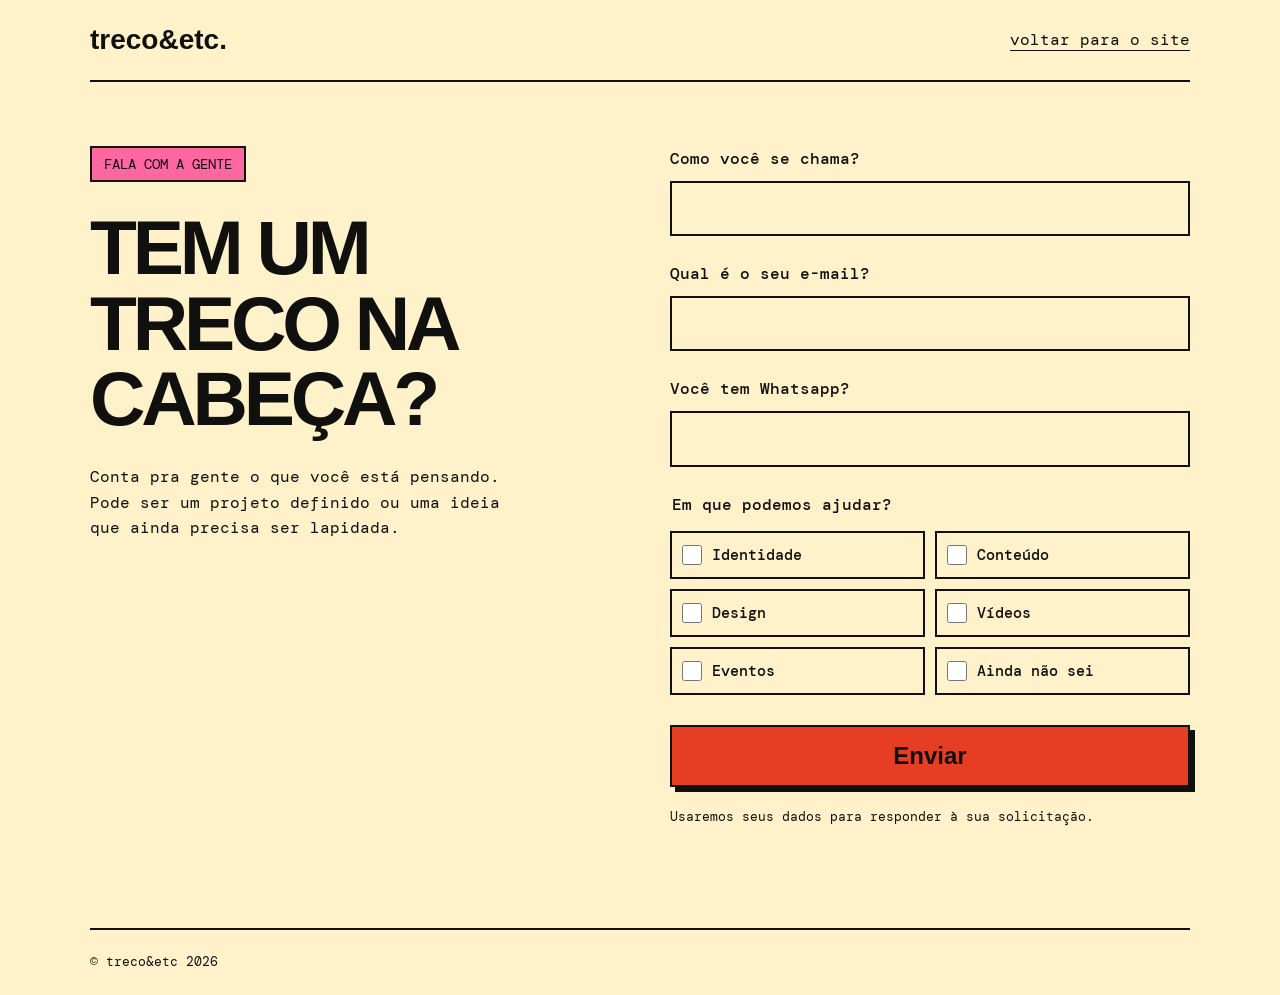
<file: contato.html>
<!doctype html>
<html lang="pt-BR">
<head>
<meta charset="utf-8">
<meta name="viewport" content="width=device-width,initial-scale=1">
<title>Fala com a gente — Treco&etc.</title>
<meta name="description" content="Conta pra Treco o que você está pensando. Vamos conversar sobre seu próximo projeto.">
<link href="https://fonts.googleapis.com/css2?family=DM+Mono:wght@400;500&display=swap" rel="stylesheet">
<style>
:root{--cream:#FFF1C9;--ink:#10100E;--orange:#E53E24;--pink:#FF67A0}*{box-sizing:border-box}body{margin:0;background:var(--cream);color:var(--ink);font:16px/1.6 'DM Mono',monospace}a{color:inherit;text-underline-offset:5px}header,main,footer{width:min(1100px,calc(100% - 40px));margin:auto}header{display:flex;justify-content:space-between;align-items:center;gap:20px;flex-wrap:wrap;padding:24px 0;border-bottom:2px solid}.brand{font:900 28px Helvetica,Arial,sans-serif;text-decoration:none}main{padding:64px 0 80px;display:grid;grid-template-columns:1fr 1fr;gap:60px}h1{font:900 clamp(44px,6vw,82px)/.98 Helvetica,Arial,sans-serif;letter-spacing:-.055em;margin:0 0 28px;overflow-wrap:break-word}.intro p{max-width:440px;margin:0}.tag{display:inline-block;background:var(--pink);border:2px solid;padding:5px 12px;margin-bottom:28px;font-size:14px}form{min-width:0}.field{margin-bottom:25px}label,legend{font-weight:500}label{display:block;margin-bottom:9px}input[type=text],input[type=email],input[type=tel]{display:block;width:100%;min-width:0;border:2px solid var(--ink);border-radius:0;background:transparent;color:var(--ink);padding:13px;font:inherit;min-height:52px}fieldset{min-width:0;padding:0;border:0;margin:0 0 30px}legend{margin-bottom:14px}.choices{display:grid;grid-template-columns:1fr 1fr;gap:10px}.choice{display:flex;align-items:center;gap:10px;min-height:48px;border:2px solid var(--ink);padding:10px;margin:0;cursor:pointer;font-size:15px}.choice:has(input:checked){background:var(--pink)}input[type=checkbox]{width:20px;height:20px;flex-shrink:0;accent-color:var(--ink);margin:0}button{width:100%;border:2px solid var(--ink);border-radius:0;background:var(--orange);color:var(--ink);padding:15px 20px;font:900 24px Helvetica,Arial,sans-serif;cursor:pointer;box-shadow:5px 5px 0 var(--ink)}button:hover{background:var(--pink)}button:disabled{opacity:.65;cursor:wait}a:focus-visible,input:focus-visible,button:focus-visible{outline:3px solid var(--ink);outline-offset:4px}.choice:focus-within{outline:3px solid var(--ink);outline-offset:3px}.privacy{font-size:13px;margin-top:20px}.status{margin:20px 0 0}.status.error{border-left:4px solid var(--orange);padding-left:12px}.success{border:2px solid;padding:28px;background:var(--pink);box-shadow:6px 6px 0}.success h2{font:900 clamp(28px,4vw,44px)/1.1 Helvetica,Arial,sans-serif;margin:0}.trap{position:absolute;left:-9999px}footer{border-top:2px solid;padding:22px 0;font-size:13px}[hidden]{display:none!important}@media(max-width:760px){main{grid-template-columns:1fr;gap:36px;padding:40px 0 60px}h1{max-width:600px}.intro p{max-width:600px}}@media(max-width:360px){.choices{grid-template-columns:1fr}header,main,footer{width:calc(100% - 32px)}}
</style>
</head>
<body>
<header><a class="brand" href="index.html">treco&amp;etc.</a><a href="index.html">voltar para o site</a></header>
<main>
<section class="intro"><span class="tag">FALA COM A GENTE</span><h1>TEM UM TRECO NA CABEÇA?</h1><p>Conta pra gente o que você está pensando. Pode ser um projeto definido ou uma ideia que ainda precisa ser lapidada.</p></section>
<section aria-label="Formulário de contato">
<form id="contact-form" action="https://formsubmit.co/trecoetc@gmail.com" method="POST">
<input type="hidden" name="_subject" value="Novo contato pelo site da Treco&etc">
<input type="hidden" name="_template" value="table">
<div class="trap" aria-hidden="true"><label for="website">Deixe este campo vazio</label><input id="website" name="_honey" type="text" tabindex="-1" autocomplete="off"></div>
<div class="field"><label for="name">Como você se chama?</label><input id="name" name="name" type="text" autocomplete="name" maxlength="150" required></div>
<div class="field"><label for="email">Qual é o seu e-mail?</label><input id="email" name="email" type="email" autocomplete="email" maxlength="254" required></div>
<div class="field"><label for="phone">Você tem Whatsapp?</label><input id="phone" name="WhatsApp" type="tel" autocomplete="tel" maxlength="30"></div>
<fieldset><legend>Em que podemos ajudar?</legend><div class="choices">
<label class="choice"><input type="checkbox" name="services" value="Identidade">Identidade</label>
<label class="choice"><input type="checkbox" name="services" value="Conteúdo">Conteúdo</label>
<label class="choice"><input type="checkbox" name="services" value="Design">Design</label>
<label class="choice"><input type="checkbox" name="services" value="Vídeos">Vídeos</label>
<label class="choice"><input type="checkbox" name="services" value="Eventos">Eventos</label>
<label class="choice"><input type="checkbox" name="services" value="Ainda não sei">Ainda não sei</label>
</div></fieldset>
<button type="submit">Enviar</button>
<p class="privacy">Usaremos seus dados para responder à sua solicitação.</p>
<p id="form-status" class="status" role="status" aria-live="polite"></p>
<noscript><p>Ative o JavaScript para enviar o formulário e ver a confirmação nesta página.</p></noscript>
</form>
<div id="success" class="success" role="status" tabindex="-1" hidden><h2>Vamos entrar em contato com você!</h2></div>
</section>
</main>
<footer>© treco&amp;etc 2026</footer>
<script>
const form=document.querySelector('#contact-form');
const status=document.querySelector('#form-status');
const button=form.querySelector('button');
const choices=[...form.querySelectorAll('[name="services"]')];
choices.forEach(choice=>choice.addEventListener('change',()=>choices[0].setCustomValidity('')));
form.addEventListener('submit',async event=>{
 event.preventDefault();
 choices[0].setCustomValidity(choices.some(choice=>choice.checked)?'':'Selecione pelo menos uma opção.');
 if(!form.reportValidity())return;
 if(button.disabled)return;
 if(form.elements._honey.value)return;
 button.disabled=true;button.textContent='Enviando…';form.setAttribute('aria-busy','true');status.className='status';status.textContent='';
 const data=new FormData(form);
 const payload=Object.fromEntries(data.entries());
 delete payload.services;payload['Em que podemos ajudar?']=data.getAll('services').join(', ');
 const controller=new AbortController();const timeout=setTimeout(()=>controller.abort(),25000);
 try{
  const response=await fetch('https://formsubmit.co/ajax/trecoetc@gmail.com',{method:'POST',headers:{'Content-Type':'application/json',Accept:'application/json'},body:JSON.stringify(payload),signal:controller.signal});
  const result=await response.json();
  if(!response.ok||(result.success!==true&&result.success!=='true'))throw new Error('Envio não confirmado');
  form.hidden=true;const success=document.querySelector('#success');success.hidden=false;success.focus();
 }catch(error){status.className='status error';status.textContent='Não conseguimos confirmar o envio. Seus dados continuam aqui. Tente novamente.';}
 finally{clearTimeout(timeout);button.disabled=false;button.textContent='Enviar';form.removeAttribute('aria-busy');}
});
</script>
</body>
</html>
</file>
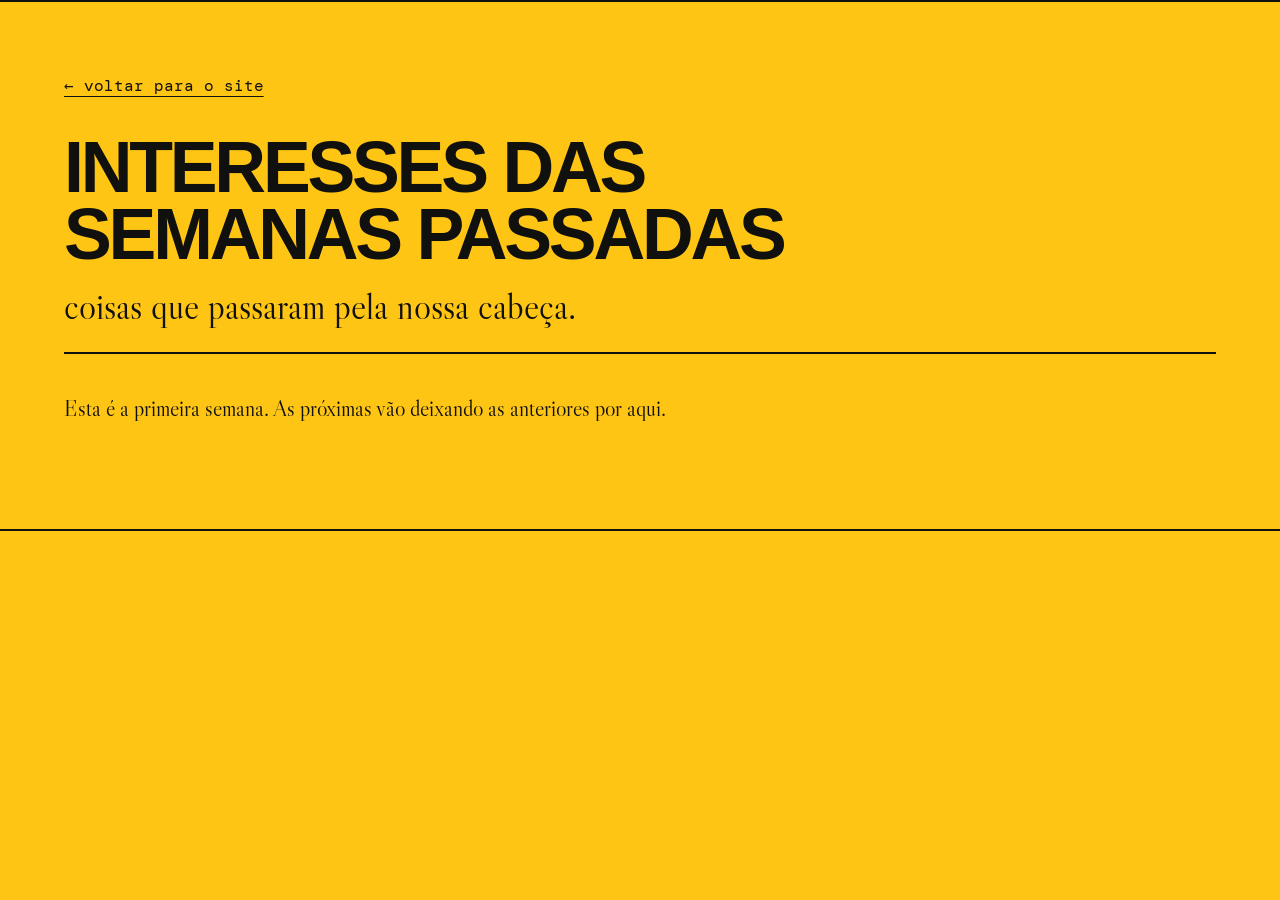
<file: interesses.html>
<!doctype html><html lang="pt-BR"><head><meta charset="utf-8"><meta name="viewport" content="width=device-width,initial-scale=1"><title>Interesses das semanas passadas — treco&etc</title><link href="https://fonts.googleapis.com/css2?family=DM+Mono&family=Libre+Caslon+Display&display=swap" rel="stylesheet"><style>:root{--cream:#fff1c9;--yellow:#ffc515;--red:#f04424;--ink:#10100e}*{box-sizing:border-box}body{margin:0;background:var(--yellow);color:var(--ink)}a{color:inherit}
.weekly{padding:64px 5%;background:var(--yellow);color:var(--ink);border-top:2px solid var(--ink);border-bottom:2px solid var(--ink)}
.weekly-header{display:flex;justify-content:space-between;gap:24px;align-items:flex-start;border-bottom:2px solid;padding-bottom:26px}
.weekly h2{font:900 clamp(36px,5.6vw,86px)/.94 "Helvetica", Arial, sans-serif;letter-spacing:-.045em;margin:0;max-width:850px}
.weekly-intro{font:clamp(24px,2.8vw,38px)/1.1 "Libre Caslon Display",serif;margin:18px 0 0;max-width:650px}
.weekly time,.weekly small{font:14px/1.5 "DM Mono",monospace;display:block}.weekly time{white-space:nowrap}
.weekly-grid{display:grid;grid-template-columns:1.15fr .85fr 1fr;gap:32px 36px;padding:32px 0;align-items:start}
.weekly-item{min-width:0;padding-top:14px;border-top:1px solid var(--ink)}
.weekly-item h3{font:clamp(28px,3vw,42px)/1.05 "Libre Caslon Display",serif;margin:10px 0 14px}
.weekly-item p{font:16px/1.55 "DM Mono",monospace;margin:0}
.weekly-item img{width:100%;height:auto;aspect-ratio:1;object-fit:cover;margin:0 0 18px;filter:grayscale(.15)}
.weekly-item:first-child{grid-row:span 2;border-top:0;padding:0}.weekly-item:nth-child(3){margin-top:42px}.weekly-item:nth-child(5){background:var(--red);padding:20px;border:0}.weekly-item:nth-child(6){grid-column:2 / 4;max-width:750px}

.weekly-archive{display:inline-block;font:16px/1.5 "DM Mono",monospace;text-underline-offset:5px;margin-top:8px}.weekly a:focus-visible{outline:3px solid var(--ink);outline-offset:6px}
.weekly-archive-list{display:grid;gap:30px;margin-top:44px}.weekly-edition{border-top:2px solid;padding-top:24px}.weekly-edition summary{cursor:pointer;font:26px/1.3 "Libre Caslon Display",serif}.weekly-empty{font:22px/1.4 "Libre Caslon Display",serif;max-width:650px;margin:40px 0}
@media(max-width:900px){.weekly-grid{grid-template-columns:1fr 1fr;gap:26px}.weekly-item:nth-child(6){grid-column:1 / -1}.weekly-item:nth-child(3){margin-top:0}}
@media(max-width:600px){.weekly{padding:40px 20px}.weekly-header{display:block}.weekly time{margin-top:20px}.weekly-grid{grid-template-columns:1fr;gap:28px}.weekly-item:first-child{grid-row:auto}.weekly-item:nth-child(6){grid-column:auto}.weekly-item img{max-width:400px}.weekly h2{font-size:clamp(32px,10vw,54px)}}
</style><style>
/* Interesses: blocos nominais */
.weekly-grid{grid-template-columns:repeat(3,minmax(0,1fr));gap:20px;align-items:stretch;padding:30px 0}
.weekly-item,.weekly-item:first-child,.weekly-item:nth-child(3),.weekly-item:nth-child(5),.weekly-item:nth-child(6){grid-column:auto;grid-row:auto;margin:0;max-width:none;background:var(--cream);border:2px solid var(--ink);padding:0;display:flex;flex-direction:column;min-width:0}
.weekly-category{font:900 clamp(23px,2.7vw,38px)/1.1 "Helvetica", Arial, sans-serif;text-transform:uppercase;letter-spacing:-.04em;margin:0;padding:18px 20px;border-bottom:2px solid var(--ink);background:var(--pink);overflow-wrap:anywhere}
.weekly-item:nth-child(2) .weekly-category,.weekly-item:nth-child(5) .weekly-category{background:var(--red)}
.weekly-item:nth-child(3) .weekly-category,.weekly-item:nth-child(6) .weekly-category{background:var(--cream)}
.weekly-content{padding:22px;flex:1}.weekly-item .weekly-title{font:30px/1.1 "Libre Caslon Display",serif;margin:0 0 16px}
.weekly-item p{font:15px/1.55 "DM Mono",monospace;margin:0}.weekly-item img{width:88px;height:88px;aspect-ratio:1;object-fit:cover;float:right;margin:0 0 14px 15px;filter:none}.weekly-item small{clear:both;font:12px/1.5 "DM Mono",monospace}.weekly-content:after{content:"";display:block;clear:both}
@media(max-width:900px){.weekly-grid{grid-template-columns:repeat(2,minmax(0,1fr))}.weekly-item:nth-child(6){grid-column:auto}}
@media(max-width:600px){.weekly-grid{grid-template-columns:1fr;gap:16px}.weekly-category{font-size:27px;padding:16px 18px}.weekly-content{padding:20px}.weekly-item .weekly-title{font-size:28px}}
</style>
<style>
/* Seis blocos, seis cores oficiais */
.weekly-item:nth-child(1){background:#F04424;color:#10100E}
.weekly-item:nth-child(2){background:#FFF1C9;color:#10100E}
.weekly-item:nth-child(3){background:#FFC515;color:#10100E}
.weekly-item:nth-child(4){background:#FF67A0;color:#10100E}
.weekly-item:nth-child(5){background:#064C37;color:#FFF1C9}
.weekly-item:nth-child(6){background:#10100E;color:#FFF1C9}
.weekly-item .weekly-category,.weekly-item:nth-child(n) .weekly-category{background:transparent;color:inherit;border-color:currentColor;font-family:"Helvetica", Arial, sans-serif;font-weight:900!important;font-weight:400}
.weekly h2{font-family:"Helvetica", Arial, sans-serif;font-weight:900!important;font-weight:400}
</style>
<style>
.weekly-item:nth-child(n) .weekly-category{font-size:clamp(21px,2.3vw,34px);line-height:1.1;height:98px;display:flex;align-items:center;margin:0;padding:18px 20px;flex-shrink:0}
@media(max-width:600px){.weekly-item:nth-child(n) .weekly-category{font-size:27px;height:80px;padding:16px 18px}}
</style>
<style>
a.weekly-item{color:inherit;text-decoration:none;transition:transform .15s ease,box-shadow .15s ease}a.weekly-item:hover{transform:translateY(-3px);box-shadow:0 5px 0 var(--ink)}a.weekly-item:focus-visible{outline:3px solid var(--ink);outline-offset:5px}@media(prefers-reduced-motion:reduce){a.weekly-item{transition:none}a.weekly-item:hover{transform:none}}
</style>
</head><body><main class="weekly"><a class="weekly-archive" href="index.html#interesses">← voltar para o site</a><header class="weekly-header" style="margin-top:36px"><div><h2>INTERESSES DAS<br>SEMANAS PASSADAS</h2><p class="weekly-intro">coisas que passaram pela nossa cabeça.</p></div></header><!-- CMS:INTERESTS:ARCHIVE:START --><p class="weekly-empty">Esta é a primeira semana. As próximas vão deixando as anteriores por aqui.</p><!-- CMS:INTERESTS:ARCHIVE:END --></main></body></html>
</file>
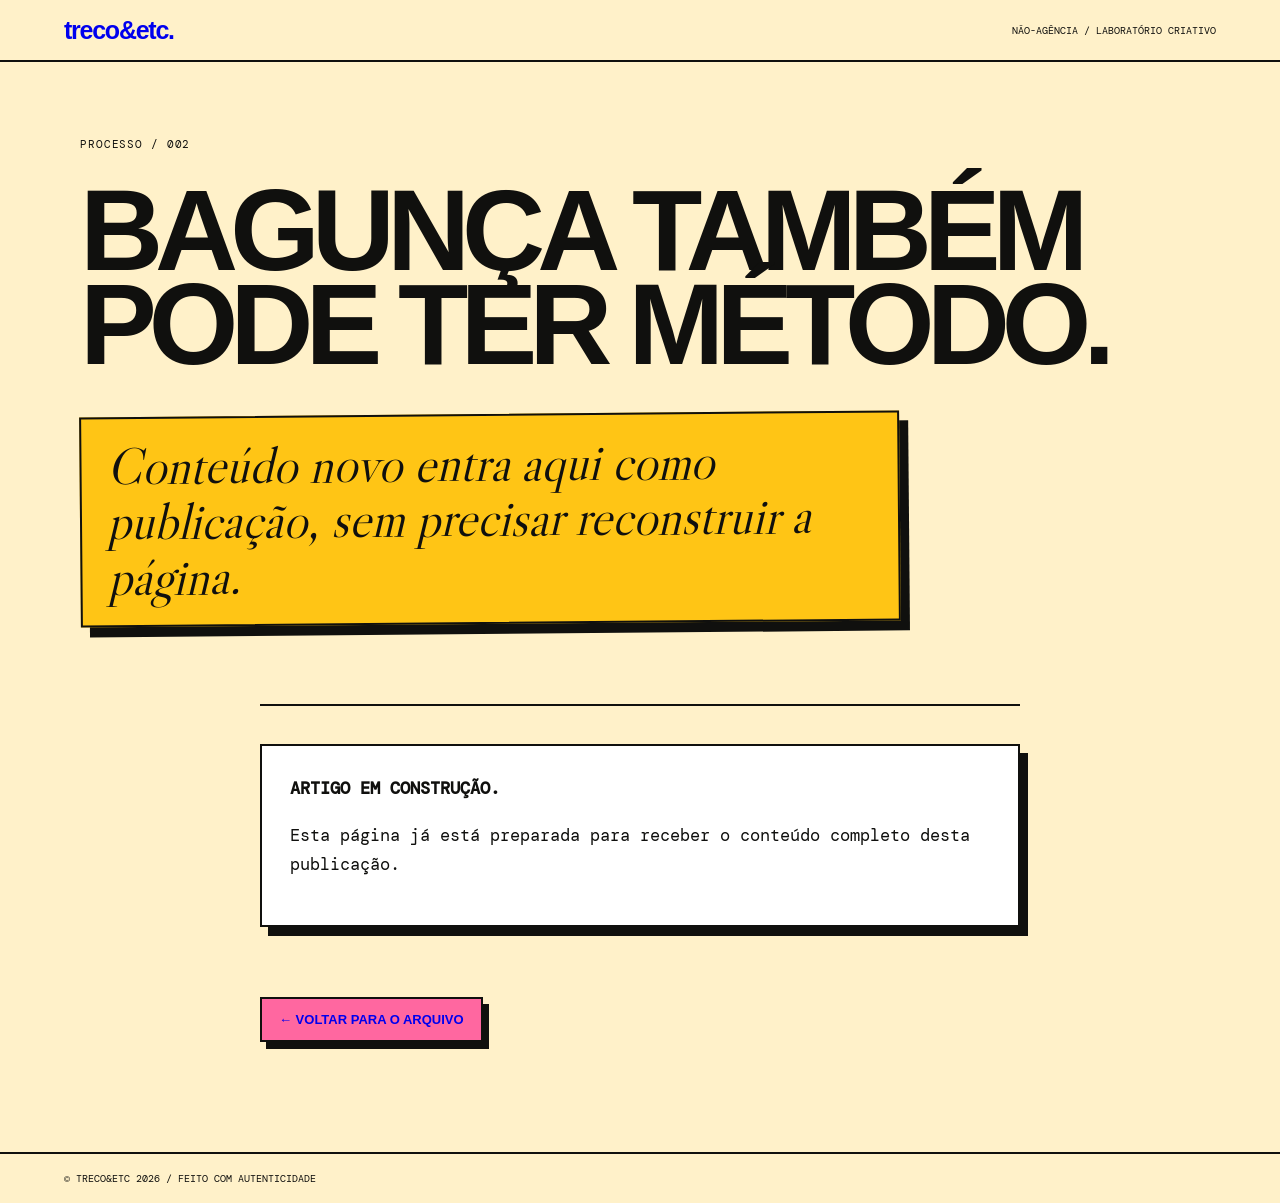
<file: treco-artigo-bagunca-tambem-pode-ter-metodo.html>
<!doctype html>
<html lang="pt-BR"><head><meta charset="utf-8"><meta name="viewport" content="width=device-width,initial-scale=1,viewport-fit=cover"><title>Bagunça também pode ter método. — Treco&etc.</title>
<link rel="preconnect" href="https://fonts.googleapis.com"><link rel="preconnect" href="https://fonts.gstatic.com" crossorigin><link href="https://fonts.googleapis.com/css2?family=DM+Mono:wght@300;400;500&family=Libre+Caslon+Display:ital@0;1&display=swap" rel="stylesheet">
<style>:root{--cream:#fff1c9;--red:#f04424;--yellow:#ffc515;--pink:#ff67a0;--green:#064c37;--ink:#10100e}*{box-sizing:border-box}html{background:var(--cream)}body{margin:0;color:var(--ink);background:var(--cream);font-family:"DM Mono",monospace}.nav{height:62px;border-bottom:2px solid var(--ink);display:flex;align-items:center;justify-content:space-between;padding:0 5vw;position:sticky;top:0;background:var(--cream);z-index:10}.brand{font:900 25px/1 "Helvetica", Arial, sans-serif;text-decoration:none;letter-spacing:-.05em}.nav span{font-size:10px;text-transform:uppercase}.article{padding:75px 5vw 110px}.article-head{max-width:1120px;margin:auto}.kicker{font-size:11px;text-transform:uppercase;letter-spacing:.08em}.article h1{font:900 clamp(58px,9vw,135px)/.82 "Helvetica", Arial, sans-serif;letter-spacing:-.07em;text-transform:uppercase;margin:32px 0 42px}.intro{max-width:820px;font:italic clamp(28px,4vw,55px)/1.08 "Libre Caslon Display";background:var(--yellow);border:2px solid var(--ink);box-shadow:9px 10px 0 var(--ink);padding:20px 25px;transform:rotate(-.5deg)}.article-body{max-width:760px;margin:80px auto 0;border-top:2px solid var(--ink);padding-top:38px;font-size:17px;line-height:1.75}.placeholder{background:white;border:2px solid var(--ink);padding:28px;box-shadow:8px 9px 0 var(--ink)}.back{display:inline-block;margin-top:70px;background:var(--pink);border:2px solid var(--ink);box-shadow:6px 7px 0 var(--ink);padding:13px 17px;font:900 13px "Helvetica", Arial, sans-serif;text-transform:uppercase;text-decoration:none}.footer{border-top:2px solid var(--ink);padding:18px 5vw;font-size:10px;text-transform:uppercase}@media(max-width:600px){.nav{height:56px;padding:0 18px}.nav span{display:none}.article{padding:55px 18px 80px}.article h1{font-size:15vw}.intro{font-size:31px}.article-body{margin-top:55px;font-size:16px}}</style></head>
<body><nav class="nav"><a class="brand" href="index.html">treco&etc.</a><span>não-agência / laboratório criativo</span></nav>
<main class="article"><header class="article-head"><div class="kicker">PROCESSO / 002</div><h1>Bagunça também pode ter método.</h1><div class="intro">Conteúdo novo entra aqui como publicação, sem precisar reconstruir a página.</div></header>
<article class="article-body"><div class="placeholder"><strong>ARTIGO EM CONSTRUÇÃO.</strong><p>Esta página já está preparada para receber o conteúdo completo desta publicação.</p></div><a class="back" href="index.html#arquivo">← voltar para o arquivo</a></article></main>
<footer class="footer">© treco&etc 2026 / feito com autenticidade</footer></body></html>
</file>
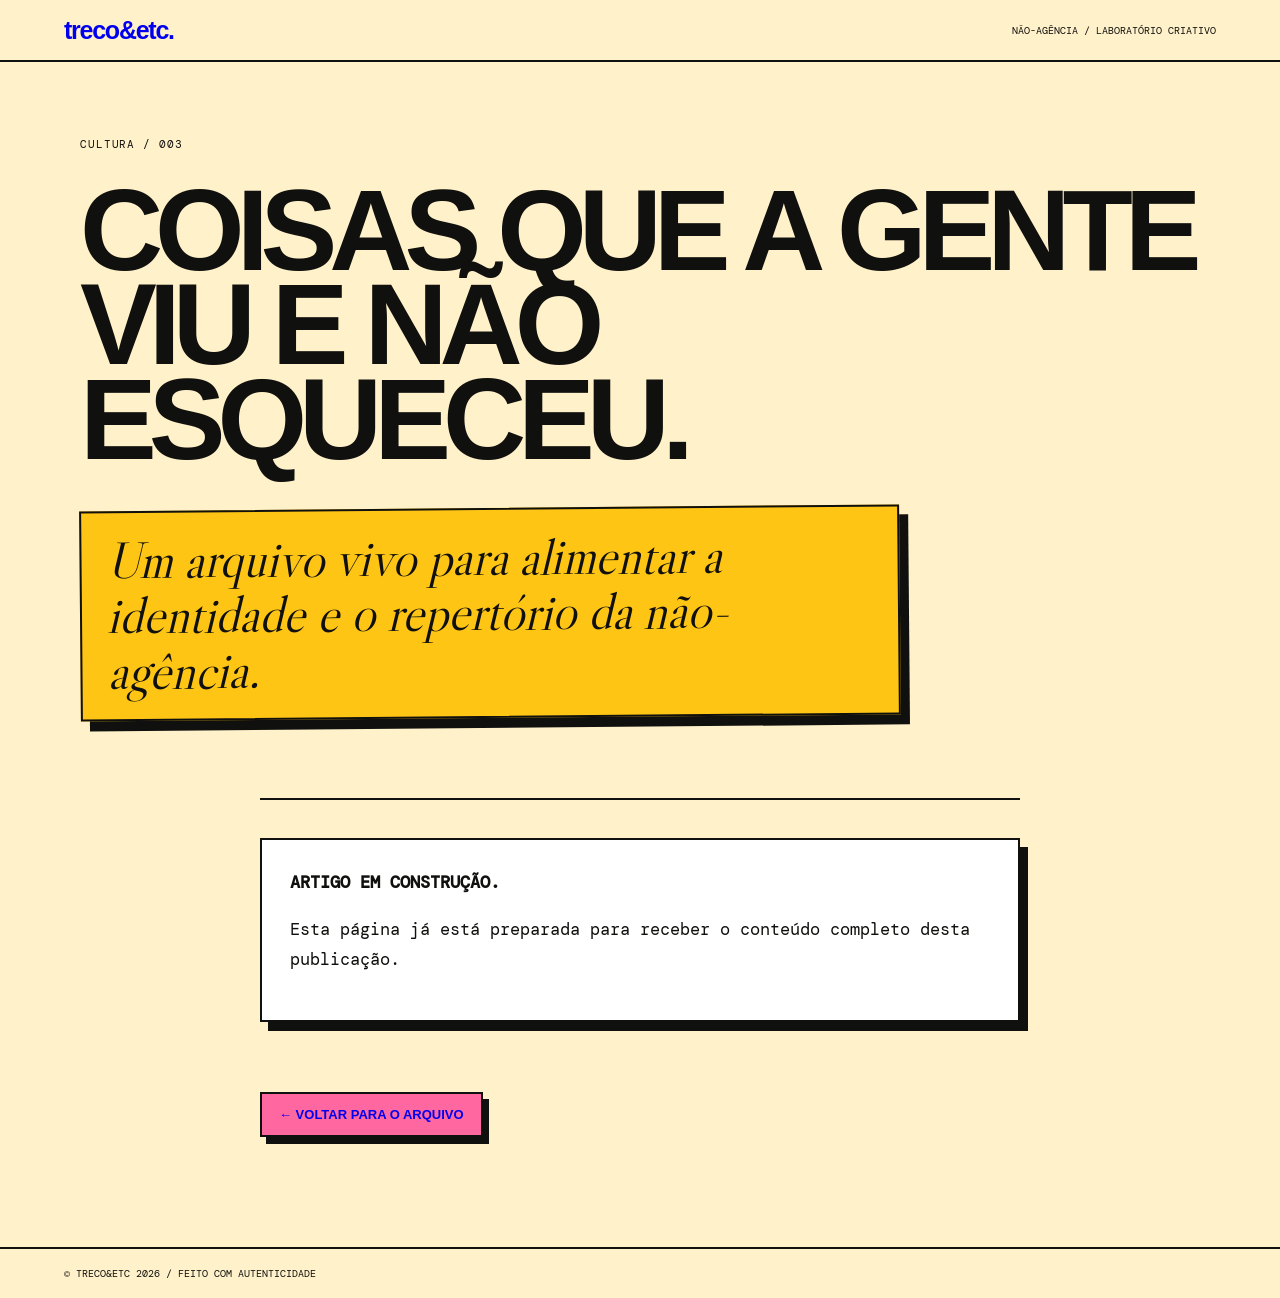
<file: treco-artigo-coisas-que-a-gente-viu.html>
<!doctype html>
<html lang="pt-BR"><head><meta charset="utf-8"><meta name="viewport" content="width=device-width,initial-scale=1,viewport-fit=cover"><title>Coisas que a gente viu e não esqueceu. — Treco&etc.</title>
<link rel="preconnect" href="https://fonts.googleapis.com"><link rel="preconnect" href="https://fonts.gstatic.com" crossorigin><link href="https://fonts.googleapis.com/css2?family=DM+Mono:wght@300;400;500&family=Libre+Caslon+Display:ital@0;1&display=swap" rel="stylesheet">
<style>:root{--cream:#fff1c9;--red:#f04424;--yellow:#ffc515;--pink:#ff67a0;--green:#064c37;--ink:#10100e}*{box-sizing:border-box}html{background:var(--cream)}body{margin:0;color:var(--ink);background:var(--cream);font-family:"DM Mono",monospace}.nav{height:62px;border-bottom:2px solid var(--ink);display:flex;align-items:center;justify-content:space-between;padding:0 5vw;position:sticky;top:0;background:var(--cream);z-index:10}.brand{font:900 25px/1 "Helvetica", Arial, sans-serif;text-decoration:none;letter-spacing:-.05em}.nav span{font-size:10px;text-transform:uppercase}.article{padding:75px 5vw 110px}.article-head{max-width:1120px;margin:auto}.kicker{font-size:11px;text-transform:uppercase;letter-spacing:.08em}.article h1{font:900 clamp(58px,9vw,135px)/.82 "Helvetica", Arial, sans-serif;letter-spacing:-.07em;text-transform:uppercase;margin:32px 0 42px}.intro{max-width:820px;font:italic clamp(28px,4vw,55px)/1.08 "Libre Caslon Display";background:var(--yellow);border:2px solid var(--ink);box-shadow:9px 10px 0 var(--ink);padding:20px 25px;transform:rotate(-.5deg)}.article-body{max-width:760px;margin:80px auto 0;border-top:2px solid var(--ink);padding-top:38px;font-size:17px;line-height:1.75}.placeholder{background:white;border:2px solid var(--ink);padding:28px;box-shadow:8px 9px 0 var(--ink)}.back{display:inline-block;margin-top:70px;background:var(--pink);border:2px solid var(--ink);box-shadow:6px 7px 0 var(--ink);padding:13px 17px;font:900 13px "Helvetica", Arial, sans-serif;text-transform:uppercase;text-decoration:none}.footer{border-top:2px solid var(--ink);padding:18px 5vw;font-size:10px;text-transform:uppercase}@media(max-width:600px){.nav{height:56px;padding:0 18px}.nav span{display:none}.article{padding:55px 18px 80px}.article h1{font-size:15vw}.intro{font-size:31px}.article-body{margin-top:55px;font-size:16px}}</style></head>
<body><nav class="nav"><a class="brand" href="index.html">treco&etc.</a><span>não-agência / laboratório criativo</span></nav>
<main class="article"><header class="article-head"><div class="kicker">CULTURA / 003</div><h1>Coisas que a gente viu e não esqueceu.</h1><div class="intro">Um arquivo vivo para alimentar a identidade e o repertório da não-agência.</div></header>
<article class="article-body"><div class="placeholder"><strong>ARTIGO EM CONSTRUÇÃO.</strong><p>Esta página já está preparada para receber o conteúdo completo desta publicação.</p></div><a class="back" href="index.html#arquivo">← voltar para o arquivo</a></article></main>
<footer class="footer">© treco&etc 2026 / feito com autenticidade</footer></body></html>
</file>
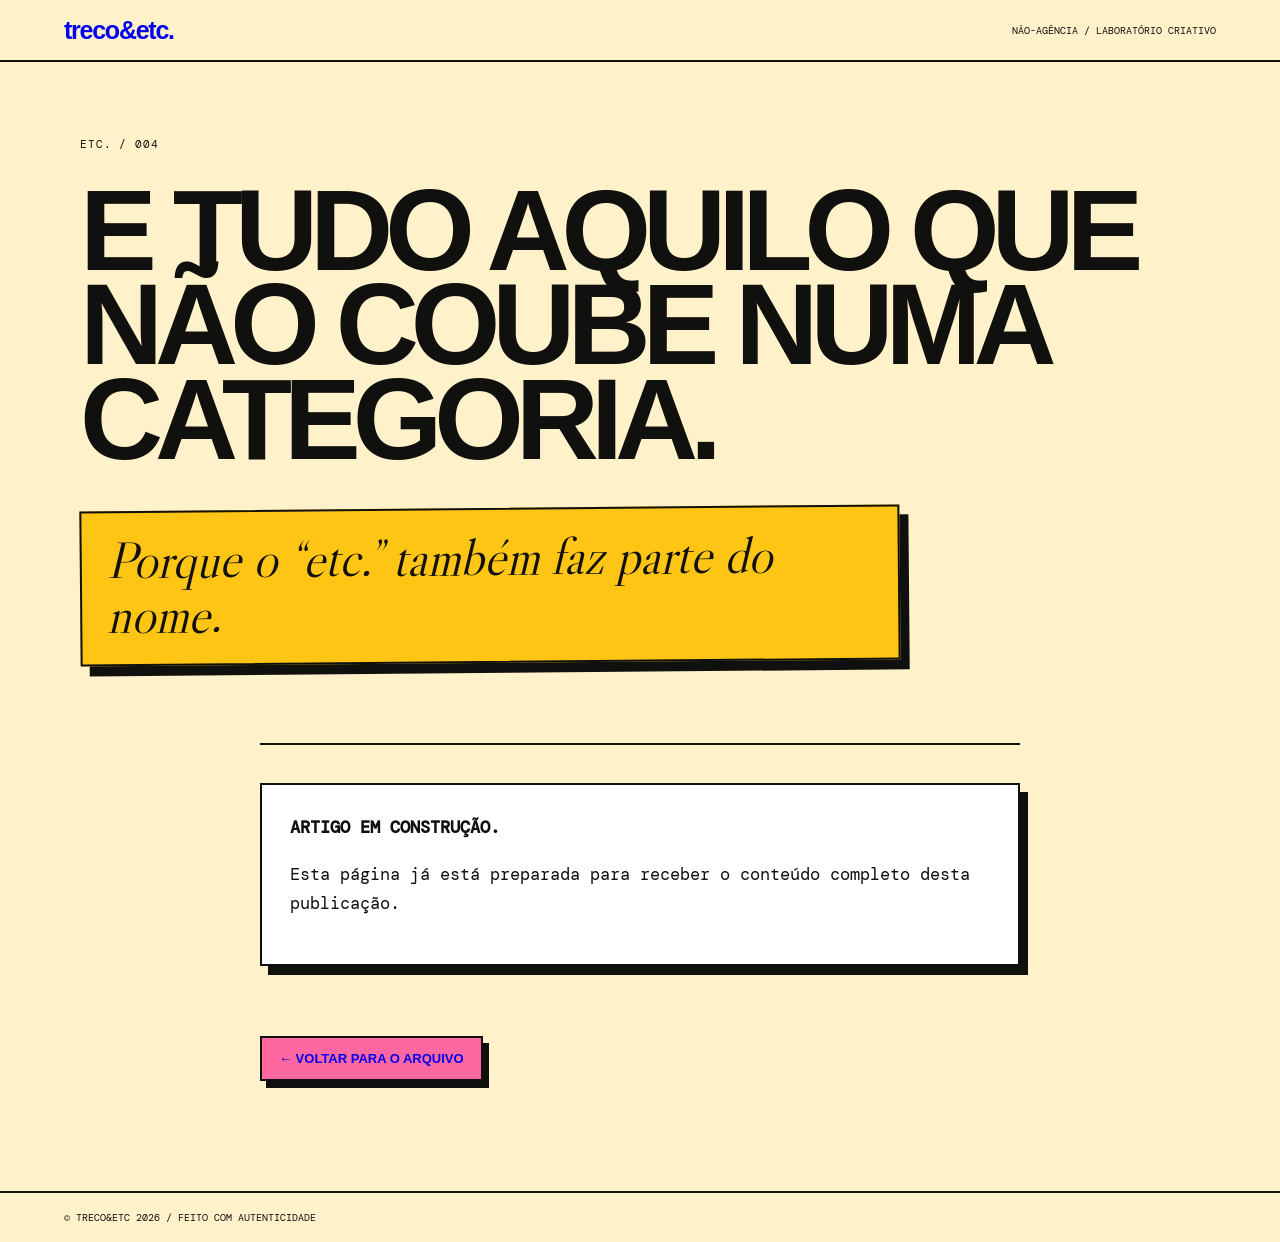
<file: treco-artigo-etc.html>
<!doctype html>
<html lang="pt-BR"><head><meta charset="utf-8"><meta name="viewport" content="width=device-width,initial-scale=1,viewport-fit=cover"><title>E tudo aquilo que não coube numa categoria. — Treco&etc.</title>
<link rel="preconnect" href="https://fonts.googleapis.com"><link rel="preconnect" href="https://fonts.gstatic.com" crossorigin><link href="https://fonts.googleapis.com/css2?family=DM+Mono:wght@300;400;500&family=Libre+Caslon+Display:ital@0;1&display=swap" rel="stylesheet">
<style>:root{--cream:#fff1c9;--red:#f04424;--yellow:#ffc515;--pink:#ff67a0;--green:#064c37;--ink:#10100e}*{box-sizing:border-box}html{background:var(--cream)}body{margin:0;color:var(--ink);background:var(--cream);font-family:"DM Mono",monospace}.nav{height:62px;border-bottom:2px solid var(--ink);display:flex;align-items:center;justify-content:space-between;padding:0 5vw;position:sticky;top:0;background:var(--cream);z-index:10}.brand{font:900 25px/1 "Helvetica", Arial, sans-serif;text-decoration:none;letter-spacing:-.05em}.nav span{font-size:10px;text-transform:uppercase}.article{padding:75px 5vw 110px}.article-head{max-width:1120px;margin:auto}.kicker{font-size:11px;text-transform:uppercase;letter-spacing:.08em}.article h1{font:900 clamp(58px,9vw,135px)/.82 "Helvetica", Arial, sans-serif;letter-spacing:-.07em;text-transform:uppercase;margin:32px 0 42px}.intro{max-width:820px;font:italic clamp(28px,4vw,55px)/1.08 "Libre Caslon Display";background:var(--yellow);border:2px solid var(--ink);box-shadow:9px 10px 0 var(--ink);padding:20px 25px;transform:rotate(-.5deg)}.article-body{max-width:760px;margin:80px auto 0;border-top:2px solid var(--ink);padding-top:38px;font-size:17px;line-height:1.75}.placeholder{background:white;border:2px solid var(--ink);padding:28px;box-shadow:8px 9px 0 var(--ink)}.back{display:inline-block;margin-top:70px;background:var(--pink);border:2px solid var(--ink);box-shadow:6px 7px 0 var(--ink);padding:13px 17px;font:900 13px "Helvetica", Arial, sans-serif;text-transform:uppercase;text-decoration:none}.footer{border-top:2px solid var(--ink);padding:18px 5vw;font-size:10px;text-transform:uppercase}@media(max-width:600px){.nav{height:56px;padding:0 18px}.nav span{display:none}.article{padding:55px 18px 80px}.article h1{font-size:15vw}.intro{font-size:31px}.article-body{margin-top:55px;font-size:16px}}</style></head>
<body><nav class="nav"><a class="brand" href="index.html">treco&etc.</a><span>não-agência / laboratório criativo</span></nav>
<main class="article"><header class="article-head"><div class="kicker">ETC. / 004</div><h1>E tudo aquilo que não coube numa categoria.</h1><div class="intro">Porque o “etc.” também faz parte do nome.</div></header>
<article class="article-body"><div class="placeholder"><strong>ARTIGO EM CONSTRUÇÃO.</strong><p>Esta página já está preparada para receber o conteúdo completo desta publicação.</p></div><a class="back" href="index.html#arquivo">← voltar para o arquivo</a></article></main>
<footer class="footer">© treco&etc 2026 / feito com autenticidade</footer></body></html>
</file>
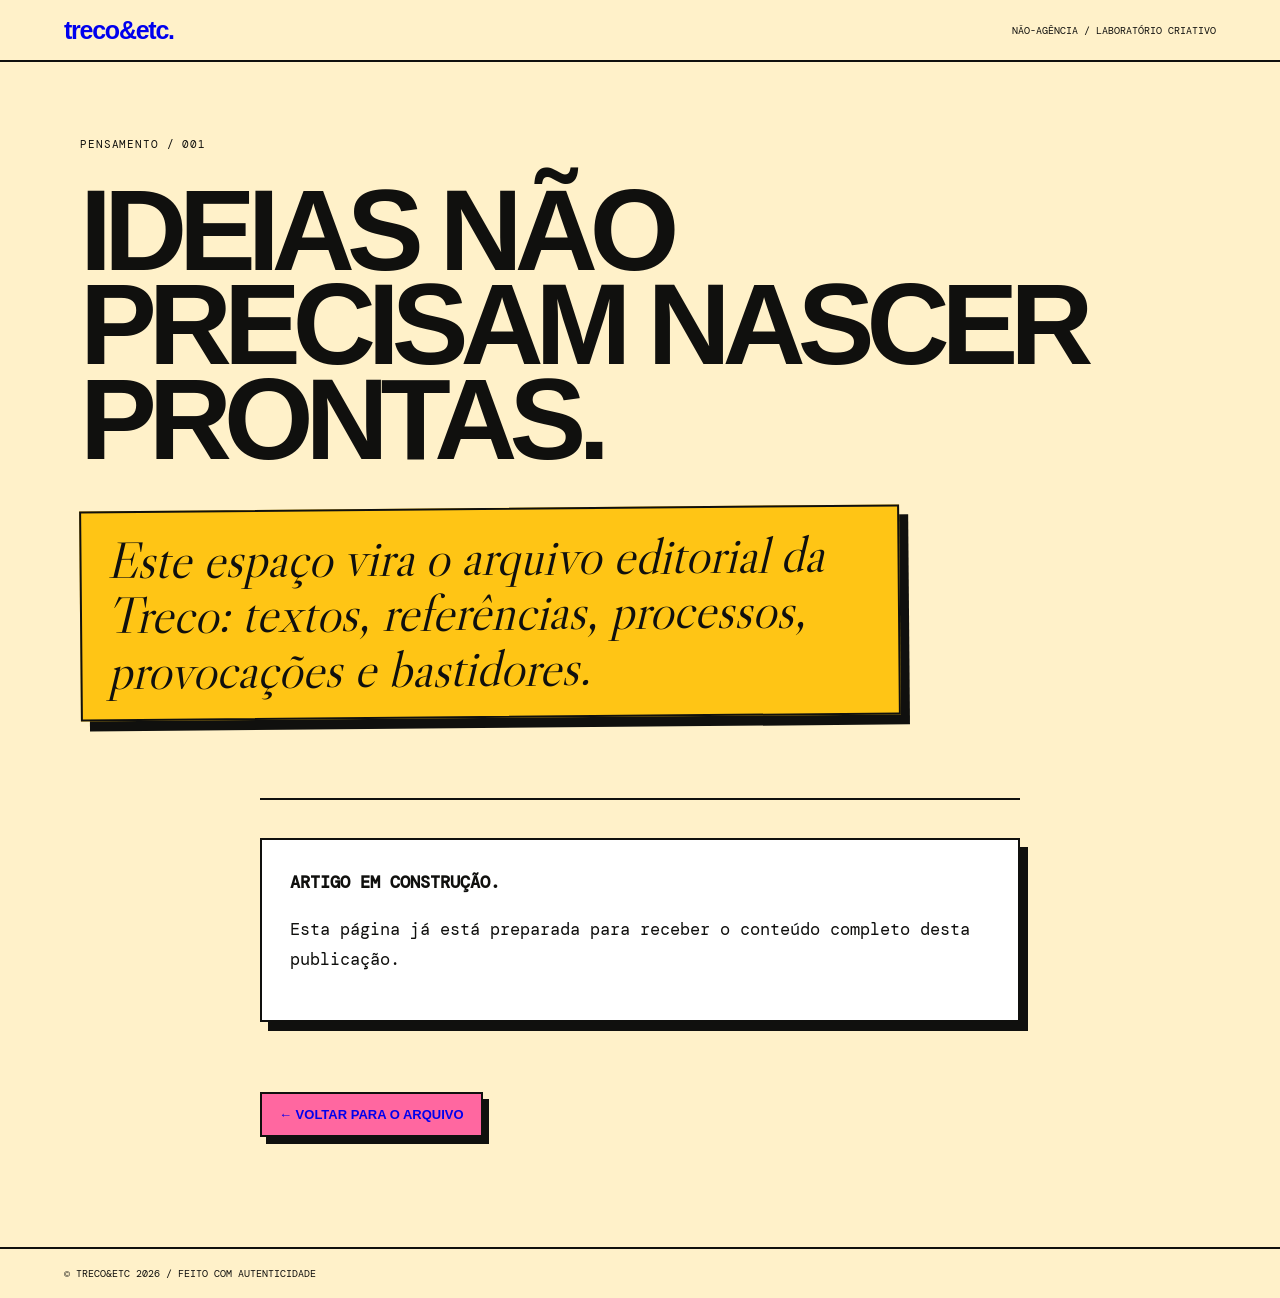
<file: treco-artigo-ideias-nao-precisam-nascer-prontas.html>
<!doctype html>
<html lang="pt-BR"><head><meta charset="utf-8"><meta name="viewport" content="width=device-width,initial-scale=1,viewport-fit=cover"><title>Ideias não precisam nascer prontas. — Treco&etc.</title>
<link rel="preconnect" href="https://fonts.googleapis.com"><link rel="preconnect" href="https://fonts.gstatic.com" crossorigin><link href="https://fonts.googleapis.com/css2?family=DM+Mono:wght@300;400;500&family=Libre+Caslon+Display:ital@0;1&display=swap" rel="stylesheet">
<style>:root{--cream:#fff1c9;--red:#f04424;--yellow:#ffc515;--pink:#ff67a0;--green:#064c37;--ink:#10100e}*{box-sizing:border-box}html{background:var(--cream)}body{margin:0;color:var(--ink);background:var(--cream);font-family:"DM Mono",monospace}.nav{height:62px;border-bottom:2px solid var(--ink);display:flex;align-items:center;justify-content:space-between;padding:0 5vw;position:sticky;top:0;background:var(--cream);z-index:10}.brand{font:900 25px/1 "Helvetica", Arial, sans-serif;text-decoration:none;letter-spacing:-.05em}.nav span{font-size:10px;text-transform:uppercase}.article{padding:75px 5vw 110px}.article-head{max-width:1120px;margin:auto}.kicker{font-size:11px;text-transform:uppercase;letter-spacing:.08em}.article h1{font:900 clamp(58px,9vw,135px)/.82 "Helvetica", Arial, sans-serif;letter-spacing:-.07em;text-transform:uppercase;margin:32px 0 42px}.intro{max-width:820px;font:italic clamp(28px,4vw,55px)/1.08 "Libre Caslon Display";background:var(--yellow);border:2px solid var(--ink);box-shadow:9px 10px 0 var(--ink);padding:20px 25px;transform:rotate(-.5deg)}.article-body{max-width:760px;margin:80px auto 0;border-top:2px solid var(--ink);padding-top:38px;font-size:17px;line-height:1.75}.placeholder{background:white;border:2px solid var(--ink);padding:28px;box-shadow:8px 9px 0 var(--ink)}.back{display:inline-block;margin-top:70px;background:var(--pink);border:2px solid var(--ink);box-shadow:6px 7px 0 var(--ink);padding:13px 17px;font:900 13px "Helvetica", Arial, sans-serif;text-transform:uppercase;text-decoration:none}.footer{border-top:2px solid var(--ink);padding:18px 5vw;font-size:10px;text-transform:uppercase}@media(max-width:600px){.nav{height:56px;padding:0 18px}.nav span{display:none}.article{padding:55px 18px 80px}.article h1{font-size:15vw}.intro{font-size:31px}.article-body{margin-top:55px;font-size:16px}}</style></head>
<body><nav class="nav"><a class="brand" href="index.html">treco&etc.</a><span>não-agência / laboratório criativo</span></nav>
<main class="article"><header class="article-head"><div class="kicker">PENSAMENTO / 001</div><h1>Ideias não precisam nascer prontas.</h1><div class="intro">Este espaço vira o arquivo editorial da Treco: textos, referências, processos, provocações e bastidores.</div></header>
<article class="article-body"><div class="placeholder"><strong>ARTIGO EM CONSTRUÇÃO.</strong><p>Esta página já está preparada para receber o conteúdo completo desta publicação.</p></div><a class="back" href="index.html#arquivo">← voltar para o arquivo</a></article></main>
<footer class="footer">© treco&etc 2026 / feito com autenticidade</footer></body></html>
</file>
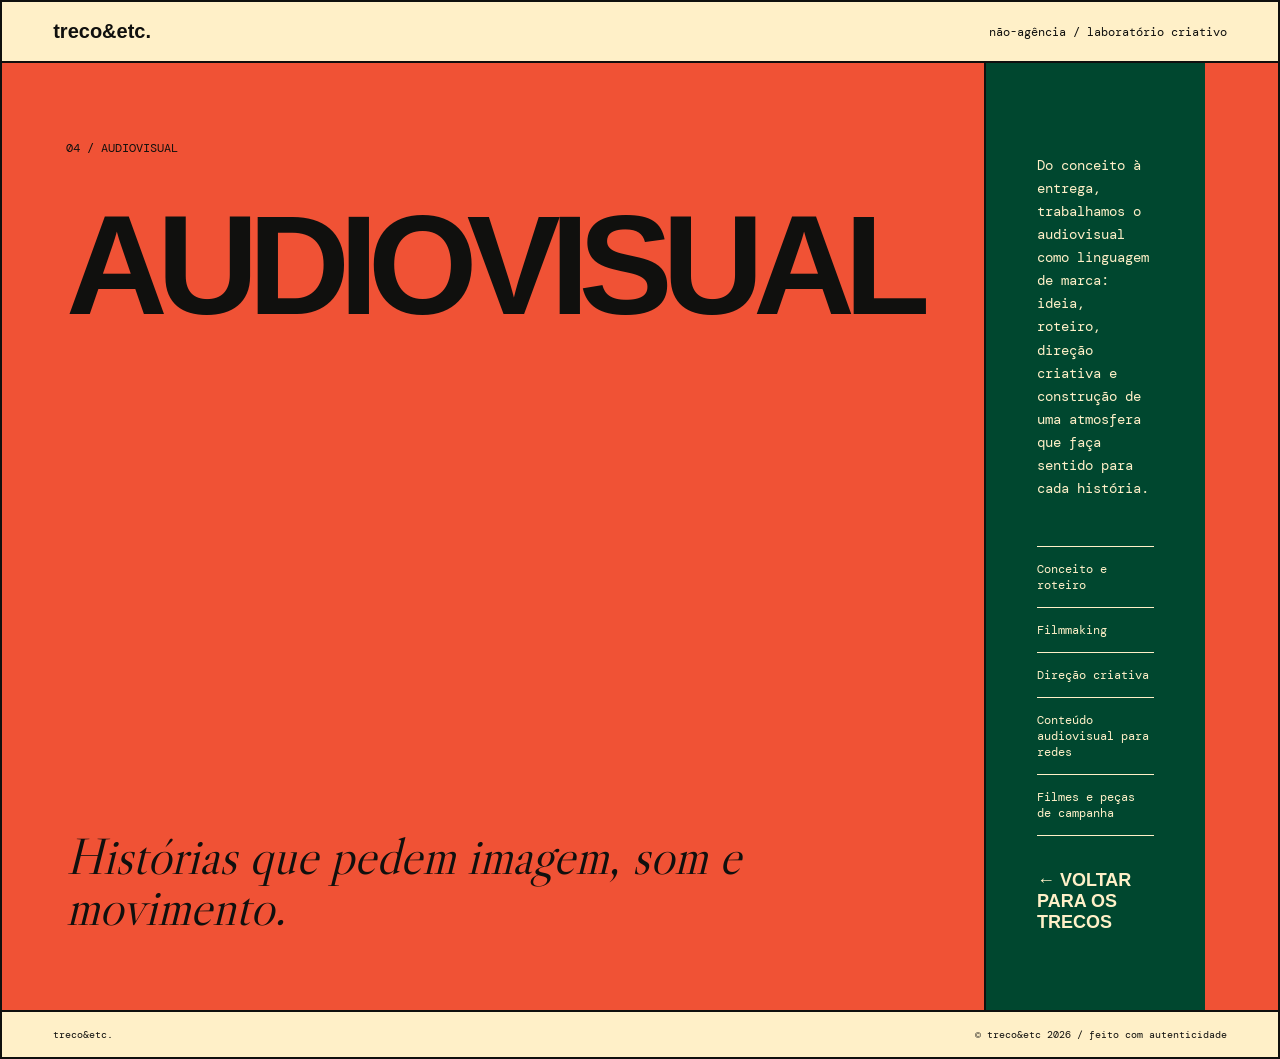
<file: treco-servico-audiovisual.html>
<!doctype html>
<html lang="pt-BR">
<head>
<meta charset="utf-8">
<meta name="viewport" content="width=device-width,initial-scale=1">
<title>Audiovisual — Treco&etc.</title>
<link rel="preconnect" href="https://fonts.googleapis.com">
<link rel="preconnect" href="https://fonts.gstatic.com" crossorigin>
<link href="https://fonts.googleapis.com/css2?family=DM+Mono:wght@300;400;500&family=Libre+Caslon+Display:ital@0;1&display=swap" rel="stylesheet">
<style>
:root{--ink:#10100e;--green:#00472f;--cream:#fff0c8;--pink:#ff67a0;--accent:#f05235}
*{box-sizing:border-box}
html,body{margin:0;background:var(--cream);color:var(--ink);font-family:"DM Mono",monospace}
::selection{background:var(--green);color:var(--cream)}
.top{min-height:100svh;display:flex;flex-direction:column;border:2px solid var(--ink)}
nav{display:flex;justify-content:space-between;align-items:center;padding:18px 4vw;border-bottom:2px solid var(--ink);font-size:12px}
nav a{color:inherit;text-decoration:none}
.brand{font-family:"Helvetica", Arial, sans-serif;font-weight:900!important;font-size:20px}
.hero{flex:1;display:grid;grid-template-columns:1.25fr .75fr;background:var(--accent)}
.copy{padding:6vw 5vw;display:flex;flex-direction:column;justify-content:space-between;border-right:2px solid var(--ink)}
.kicker{font-size:12px;text-transform:uppercase}
h1{font-family:"Helvetica", Arial, sans-serif;font-weight:900!important;font-size:clamp(66px,11vw,180px);line-height:.78;letter-spacing:-.075em;text-transform:uppercase;margin:55px 0}
.lead{font-family:"Libre Caslon Display";font-style:italic;font-size:clamp(28px,4vw,58px);line-height:1;max-width:820px;margin:0}
.side{padding:6vw 4vw;display:flex;flex-direction:column;justify-content:flex-end;background:var(--green);color:var(--cream)}
.side p{font-size:14px;line-height:1.65;max-width:520px}
.list{margin:32px 0 0;padding:0;list-style:none;border-top:1px solid currentColor}
.list li{padding:14px 0;border-bottom:1px solid currentColor;font-size:12px}
.back{display:inline-block;margin-top:34px;color:inherit;text-decoration:none;font-family:"Helvetica", Arial, sans-serif;font-weight:900!important;font-size:18px}
footer{padding:16px 4vw;border-top:2px solid var(--ink);font-size:10px;display:flex;justify-content:space-between}
@media(max-width:760px){
 .hero{grid-template-columns:1fr}
 .copy{border-right:0;border-bottom:2px solid var(--ink);padding:44px 22px}
 .side{padding:44px 22px}
 h1{font-size:clamp(58px,18vw,100px);margin:40px 0}
 .lead{font-size:clamp(28px,9vw,44px)}
 nav{padding:15px 18px}
 footer{padding:14px 18px;gap:20px;flex-wrap:wrap}
}
</style>
</head>
<body>
<div class="top">
<nav><a class="brand" href="index.html">treco&etc.</a><span>não-agência / laboratório criativo</span></nav>
<main class="hero">
<section class="copy">
<div>
<div class="kicker">04 / audiovisual</div>
<h1>Audiovisual</h1>
</div>
<p class="lead">Histórias que pedem imagem, som e movimento.</p>
</section>
<aside class="side">
<p>Do conceito à entrega, trabalhamos o audiovisual como linguagem de marca: ideia, roteiro, direção criativa e construção de uma atmosfera que faça sentido para cada história.</p>
<ul class="list"><li>Conceito e roteiro</li><li>Filmmaking</li><li>Direção criativa</li><li>Conteúdo audiovisual para redes</li><li>Filmes e peças de campanha</li></ul>
<a class="back" href="index.html#servicos">← VOLTAR PARA OS TRECOS</a>
</aside>
</main>
<footer><span>treco&etc.</span><span>© treco&etc 2026 / feito com autenticidade</span></footer>
</div>
</body>
</html>
</file>
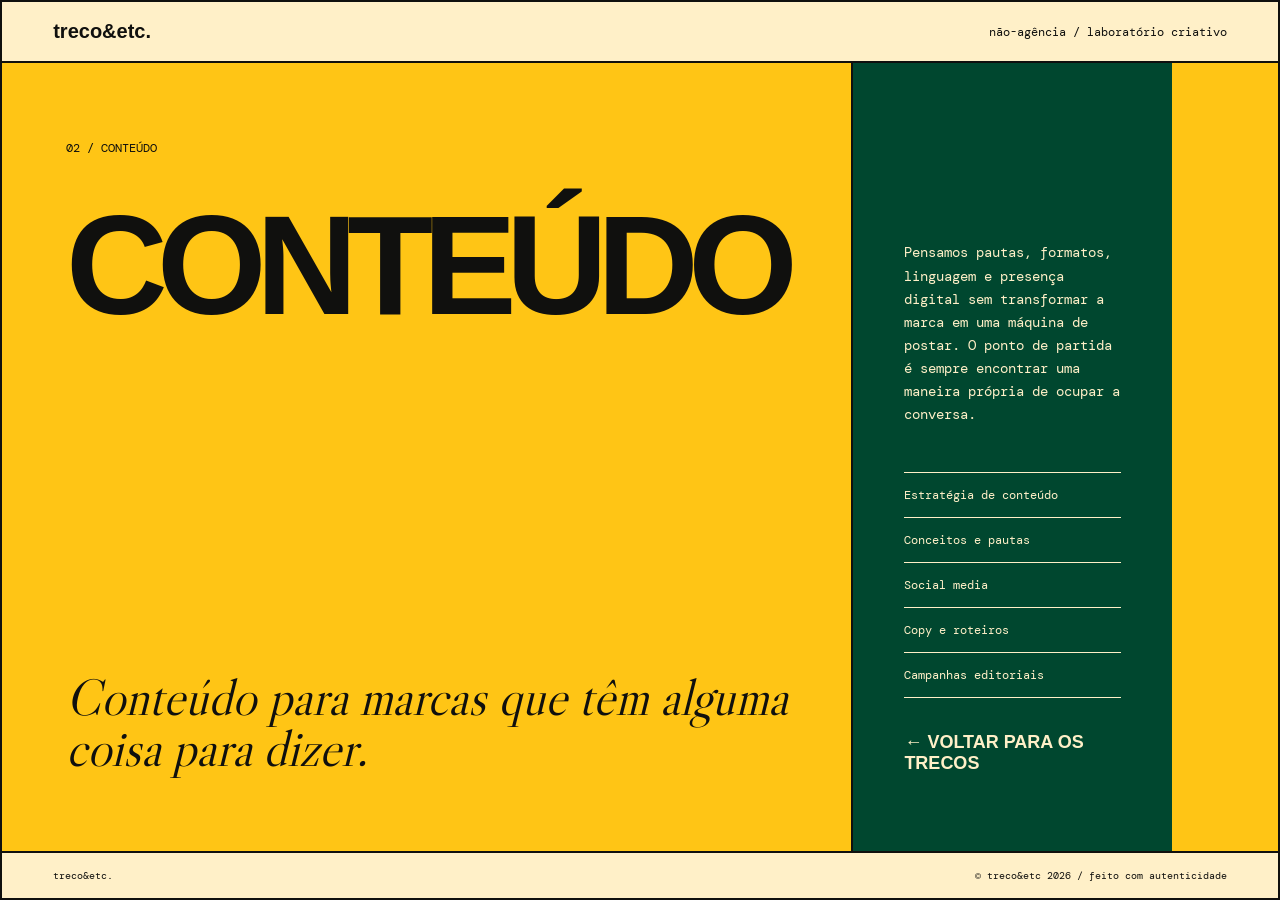
<file: treco-servico-conteudo.html>
<!doctype html>
<html lang="pt-BR">
<head>
<meta charset="utf-8">
<meta name="viewport" content="width=device-width,initial-scale=1">
<title>Conteúdo — Treco&etc.</title>
<link rel="preconnect" href="https://fonts.googleapis.com">
<link rel="preconnect" href="https://fonts.gstatic.com" crossorigin>
<link href="https://fonts.googleapis.com/css2?family=DM+Mono:wght@300;400;500&family=Libre+Caslon+Display:ital@0;1&display=swap" rel="stylesheet">
<style>
:root{--ink:#10100e;--green:#00472f;--cream:#fff0c8;--pink:#ff67a0;--accent:#ffc515}
*{box-sizing:border-box}
html,body{margin:0;background:var(--cream);color:var(--ink);font-family:"DM Mono",monospace}
::selection{background:var(--green);color:var(--cream)}
.top{min-height:100svh;display:flex;flex-direction:column;border:2px solid var(--ink)}
nav{display:flex;justify-content:space-between;align-items:center;padding:18px 4vw;border-bottom:2px solid var(--ink);font-size:12px}
nav a{color:inherit;text-decoration:none}
.brand{font-family:"Helvetica", Arial, sans-serif;font-weight:900!important;font-size:20px}
.hero{flex:1;display:grid;grid-template-columns:1.25fr .75fr;background:var(--accent)}
.copy{padding:6vw 5vw;display:flex;flex-direction:column;justify-content:space-between;border-right:2px solid var(--ink)}
.kicker{font-size:12px;text-transform:uppercase}
h1{font-family:"Helvetica", Arial, sans-serif;font-weight:900!important;font-size:clamp(66px,11vw,180px);line-height:.78;letter-spacing:-.075em;text-transform:uppercase;margin:55px 0}
.lead{font-family:"Libre Caslon Display";font-style:italic;font-size:clamp(28px,4vw,58px);line-height:1;max-width:820px;margin:0}
.side{padding:6vw 4vw;display:flex;flex-direction:column;justify-content:flex-end;background:var(--green);color:var(--cream)}
.side p{font-size:14px;line-height:1.65;max-width:520px}
.list{margin:32px 0 0;padding:0;list-style:none;border-top:1px solid currentColor}
.list li{padding:14px 0;border-bottom:1px solid currentColor;font-size:12px}
.back{display:inline-block;margin-top:34px;color:inherit;text-decoration:none;font-family:"Helvetica", Arial, sans-serif;font-weight:900!important;font-size:18px}
footer{padding:16px 4vw;border-top:2px solid var(--ink);font-size:10px;display:flex;justify-content:space-between}
@media(max-width:760px){
 .hero{grid-template-columns:1fr}
 .copy{border-right:0;border-bottom:2px solid var(--ink);padding:44px 22px}
 .side{padding:44px 22px}
 h1{font-size:clamp(58px,18vw,100px);margin:40px 0}
 .lead{font-size:clamp(28px,9vw,44px)}
 nav{padding:15px 18px}
 footer{padding:14px 18px;gap:20px;flex-wrap:wrap}
}
</style>
</head>
<body>
<div class="top">
<nav><a class="brand" href="index.html">treco&etc.</a><span>não-agência / laboratório criativo</span></nav>
<main class="hero">
<section class="copy">
<div>
<div class="kicker">02 / conteúdo</div>
<h1>Conteúdo</h1>
</div>
<p class="lead">Conteúdo para marcas que têm alguma coisa para dizer.</p>
</section>
<aside class="side">
<p>Pensamos pautas, formatos, linguagem e presença digital sem transformar a marca em uma máquina de postar. O ponto de partida é sempre encontrar uma maneira própria de ocupar a conversa.</p>
<ul class="list"><li>Estratégia de conteúdo</li><li>Conceitos e pautas</li><li>Social media</li><li>Copy e roteiros</li><li>Campanhas editoriais</li></ul>
<a class="back" href="index.html#servicos">← VOLTAR PARA OS TRECOS</a>
</aside>
</main>
<footer><span>treco&etc.</span><span>© treco&etc 2026 / feito com autenticidade</span></footer>
</div>
</body>
</html>
</file>
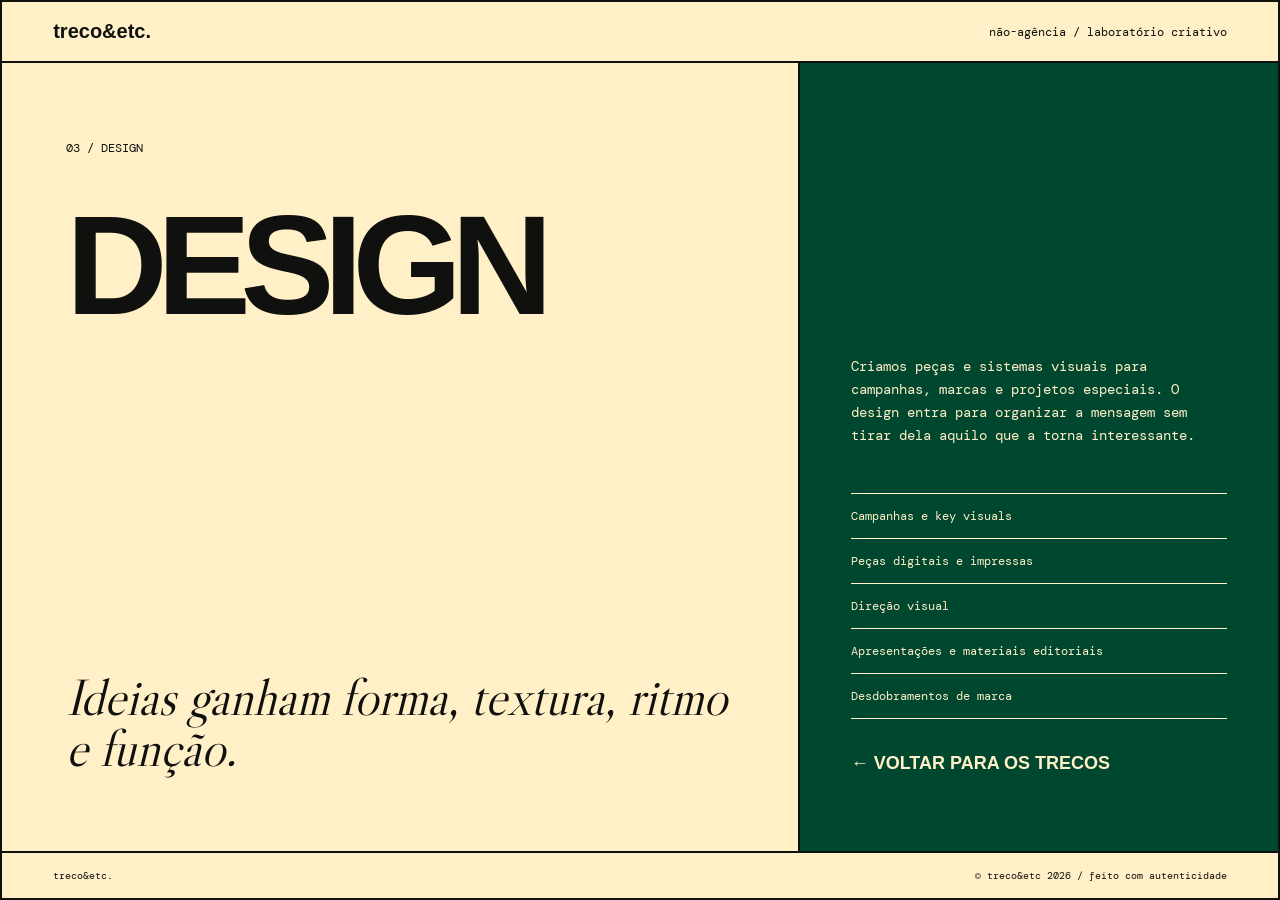
<file: treco-servico-design.html>
<!doctype html>
<html lang="pt-BR">
<head>
<meta charset="utf-8">
<meta name="viewport" content="width=device-width,initial-scale=1">
<title>Design — Treco&etc.</title>
<link rel="preconnect" href="https://fonts.googleapis.com">
<link rel="preconnect" href="https://fonts.gstatic.com" crossorigin>
<link href="https://fonts.googleapis.com/css2?family=DM+Mono:wght@300;400;500&family=Libre+Caslon+Display:ital@0;1&display=swap" rel="stylesheet">
<style>
:root{--ink:#10100e;--green:#00472f;--cream:#fff0c8;--pink:#ff67a0;--accent:#fff0c8}
*{box-sizing:border-box}
html,body{margin:0;background:var(--cream);color:var(--ink);font-family:"DM Mono",monospace}
::selection{background:var(--green);color:var(--cream)}
.top{min-height:100svh;display:flex;flex-direction:column;border:2px solid var(--ink)}
nav{display:flex;justify-content:space-between;align-items:center;padding:18px 4vw;border-bottom:2px solid var(--ink);font-size:12px}
nav a{color:inherit;text-decoration:none}
.brand{font-family:"Helvetica", Arial, sans-serif;font-weight:900!important;font-size:20px}
.hero{flex:1;display:grid;grid-template-columns:1.25fr .75fr;background:var(--accent)}
.copy{padding:6vw 5vw;display:flex;flex-direction:column;justify-content:space-between;border-right:2px solid var(--ink)}
.kicker{font-size:12px;text-transform:uppercase}
h1{font-family:"Helvetica", Arial, sans-serif;font-weight:900!important;font-size:clamp(66px,11vw,180px);line-height:.78;letter-spacing:-.075em;text-transform:uppercase;margin:55px 0}
.lead{font-family:"Libre Caslon Display";font-style:italic;font-size:clamp(28px,4vw,58px);line-height:1;max-width:820px;margin:0}
.side{padding:6vw 4vw;display:flex;flex-direction:column;justify-content:flex-end;background:var(--green);color:var(--cream)}
.side p{font-size:14px;line-height:1.65;max-width:520px}
.list{margin:32px 0 0;padding:0;list-style:none;border-top:1px solid currentColor}
.list li{padding:14px 0;border-bottom:1px solid currentColor;font-size:12px}
.back{display:inline-block;margin-top:34px;color:inherit;text-decoration:none;font-family:"Helvetica", Arial, sans-serif;font-weight:900!important;font-size:18px}
footer{padding:16px 4vw;border-top:2px solid var(--ink);font-size:10px;display:flex;justify-content:space-between}
@media(max-width:760px){
 .hero{grid-template-columns:1fr}
 .copy{border-right:0;border-bottom:2px solid var(--ink);padding:44px 22px}
 .side{padding:44px 22px}
 h1{font-size:clamp(58px,18vw,100px);margin:40px 0}
 .lead{font-size:clamp(28px,9vw,44px)}
 nav{padding:15px 18px}
 footer{padding:14px 18px;gap:20px;flex-wrap:wrap}
}
</style>
</head>
<body>
<div class="top">
<nav><a class="brand" href="index.html">treco&etc.</a><span>não-agência / laboratório criativo</span></nav>
<main class="hero">
<section class="copy">
<div>
<div class="kicker">03 / design</div>
<h1>Design</h1>
</div>
<p class="lead">Ideias ganham forma, textura, ritmo e função.</p>
</section>
<aside class="side">
<p>Criamos peças e sistemas visuais para campanhas, marcas e projetos especiais. O design entra para organizar a mensagem sem tirar dela aquilo que a torna interessante.</p>
<ul class="list"><li>Campanhas e key visuals</li><li>Peças digitais e impressas</li><li>Direção visual</li><li>Apresentações e materiais editoriais</li><li>Desdobramentos de marca</li></ul>
<a class="back" href="index.html#servicos">← VOLTAR PARA OS TRECOS</a>
</aside>
</main>
<footer><span>treco&etc.</span><span>© treco&etc 2026 / feito com autenticidade</span></footer>
</div>
</body>
</html>
</file>
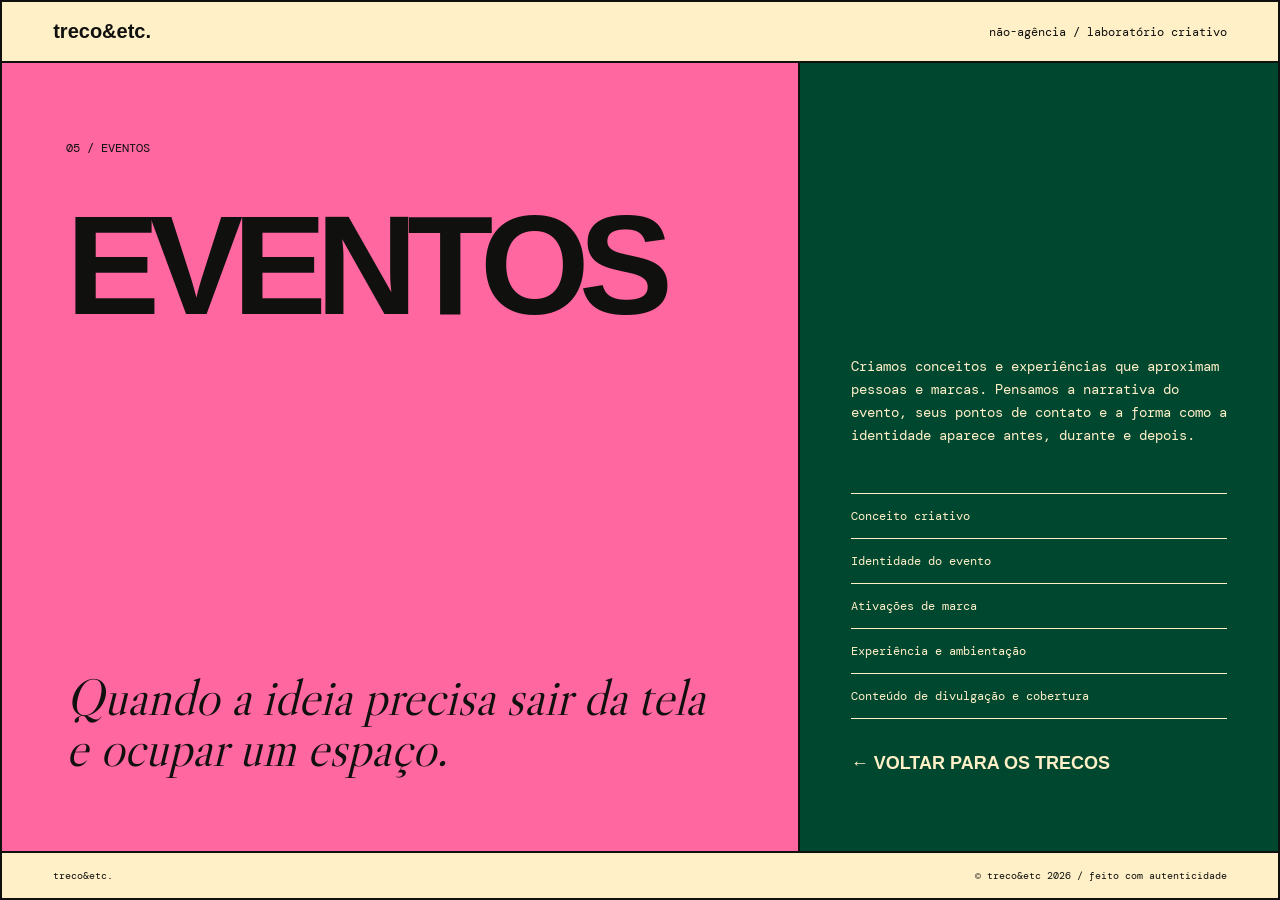
<file: treco-servico-eventos.html>
<!doctype html>
<html lang="pt-BR">
<head>
<meta charset="utf-8">
<meta name="viewport" content="width=device-width,initial-scale=1">
<title>Eventos — Treco&etc.</title>
<link rel="preconnect" href="https://fonts.googleapis.com">
<link rel="preconnect" href="https://fonts.gstatic.com" crossorigin>
<link href="https://fonts.googleapis.com/css2?family=DM+Mono:wght@300;400;500&family=Libre+Caslon+Display:ital@0;1&display=swap" rel="stylesheet">
<style>
:root{--ink:#10100e;--green:#00472f;--cream:#fff0c8;--pink:#ff67a0;--accent:#ff67a0}
*{box-sizing:border-box}
html,body{margin:0;background:var(--cream);color:var(--ink);font-family:"DM Mono",monospace}
::selection{background:var(--green);color:var(--cream)}
.top{min-height:100svh;display:flex;flex-direction:column;border:2px solid var(--ink)}
nav{display:flex;justify-content:space-between;align-items:center;padding:18px 4vw;border-bottom:2px solid var(--ink);font-size:12px}
nav a{color:inherit;text-decoration:none}
.brand{font-family:"Helvetica", Arial, sans-serif;font-weight:900!important;font-size:20px}
.hero{flex:1;display:grid;grid-template-columns:1.25fr .75fr;background:var(--accent)}
.copy{padding:6vw 5vw;display:flex;flex-direction:column;justify-content:space-between;border-right:2px solid var(--ink)}
.kicker{font-size:12px;text-transform:uppercase}
h1{font-family:"Helvetica", Arial, sans-serif;font-weight:900!important;font-size:clamp(66px,11vw,180px);line-height:.78;letter-spacing:-.075em;text-transform:uppercase;margin:55px 0}
.lead{font-family:"Libre Caslon Display";font-style:italic;font-size:clamp(28px,4vw,58px);line-height:1;max-width:820px;margin:0}
.side{padding:6vw 4vw;display:flex;flex-direction:column;justify-content:flex-end;background:var(--green);color:var(--cream)}
.side p{font-size:14px;line-height:1.65;max-width:520px}
.list{margin:32px 0 0;padding:0;list-style:none;border-top:1px solid currentColor}
.list li{padding:14px 0;border-bottom:1px solid currentColor;font-size:12px}
.back{display:inline-block;margin-top:34px;color:inherit;text-decoration:none;font-family:"Helvetica", Arial, sans-serif;font-weight:900!important;font-size:18px}
footer{padding:16px 4vw;border-top:2px solid var(--ink);font-size:10px;display:flex;justify-content:space-between}
@media(max-width:760px){
 .hero{grid-template-columns:1fr}
 .copy{border-right:0;border-bottom:2px solid var(--ink);padding:44px 22px}
 .side{padding:44px 22px}
 h1{font-size:clamp(58px,18vw,100px);margin:40px 0}
 .lead{font-size:clamp(28px,9vw,44px)}
 nav{padding:15px 18px}
 footer{padding:14px 18px;gap:20px;flex-wrap:wrap}
}
</style>
</head>
<body>
<div class="top">
<nav><a class="brand" href="index.html">treco&etc.</a><span>não-agência / laboratório criativo</span></nav>
<main class="hero">
<section class="copy">
<div>
<div class="kicker">05 / eventos</div>
<h1>Eventos</h1>
</div>
<p class="lead">Quando a ideia precisa sair da tela e ocupar um espaço.</p>
</section>
<aside class="side">
<p>Criamos conceitos e experiências que aproximam pessoas e marcas. Pensamos a narrativa do evento, seus pontos de contato e a forma como a identidade aparece antes, durante e depois.</p>
<ul class="list"><li>Conceito criativo</li><li>Identidade do evento</li><li>Ativações de marca</li><li>Experiência e ambientação</li><li>Conteúdo de divulgação e cobertura</li></ul>
<a class="back" href="index.html#servicos">← VOLTAR PARA OS TRECOS</a>
</aside>
</main>
<footer><span>treco&etc.</span><span>© treco&etc 2026 / feito com autenticidade</span></footer>
</div>
</body>
</html>
</file>
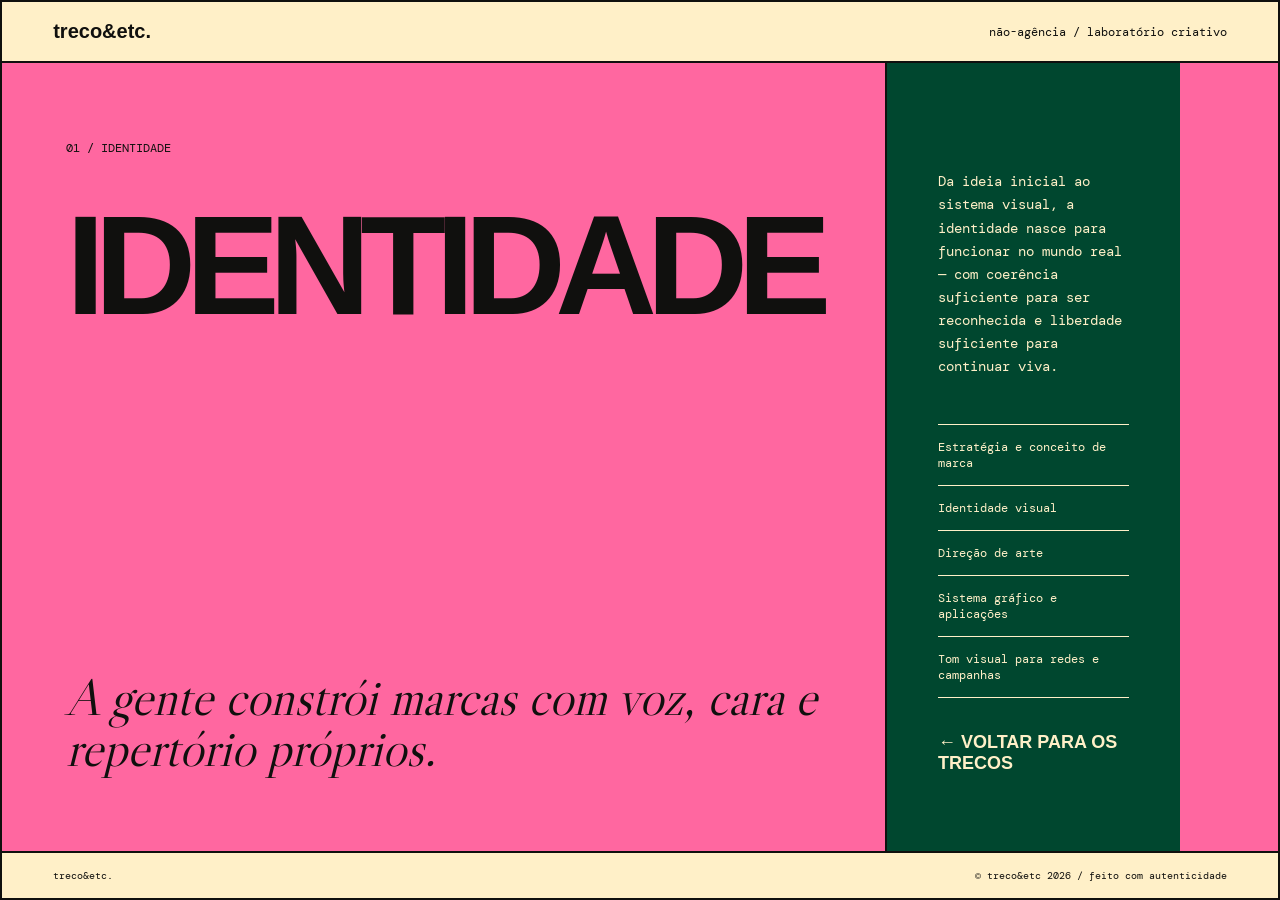
<file: treco-servico-identidade.html>
<!doctype html>
<html lang="pt-BR">
<head>
<meta charset="utf-8">
<meta name="viewport" content="width=device-width,initial-scale=1">
<title>Identidade — Treco&etc.</title>
<link rel="preconnect" href="https://fonts.googleapis.com">
<link rel="preconnect" href="https://fonts.gstatic.com" crossorigin>
<link href="https://fonts.googleapis.com/css2?family=DM+Mono:wght@300;400;500&family=Libre+Caslon+Display:ital@0;1&display=swap" rel="stylesheet">
<style>
:root{--ink:#10100e;--green:#00472f;--cream:#fff0c8;--pink:#ff67a0;--accent:#ff67a0}
*{box-sizing:border-box}
html,body{margin:0;background:var(--cream);color:var(--ink);font-family:"DM Mono",monospace}
::selection{background:var(--green);color:var(--cream)}
.top{min-height:100svh;display:flex;flex-direction:column;border:2px solid var(--ink)}
nav{display:flex;justify-content:space-between;align-items:center;padding:18px 4vw;border-bottom:2px solid var(--ink);font-size:12px}
nav a{color:inherit;text-decoration:none}
.brand{font-family:"Helvetica", Arial, sans-serif;font-weight:900!important;font-size:20px}
.hero{flex:1;display:grid;grid-template-columns:1.25fr .75fr;background:var(--accent)}
.copy{padding:6vw 5vw;display:flex;flex-direction:column;justify-content:space-between;border-right:2px solid var(--ink)}
.kicker{font-size:12px;text-transform:uppercase}
h1{font-family:"Helvetica", Arial, sans-serif;font-weight:900!important;font-size:clamp(66px,11vw,180px);line-height:.78;letter-spacing:-.075em;text-transform:uppercase;margin:55px 0}
.lead{font-family:"Libre Caslon Display";font-style:italic;font-size:clamp(28px,4vw,58px);line-height:1;max-width:820px;margin:0}
.side{padding:6vw 4vw;display:flex;flex-direction:column;justify-content:flex-end;background:var(--green);color:var(--cream)}
.side p{font-size:14px;line-height:1.65;max-width:520px}
.list{margin:32px 0 0;padding:0;list-style:none;border-top:1px solid currentColor}
.list li{padding:14px 0;border-bottom:1px solid currentColor;font-size:12px}
.back{display:inline-block;margin-top:34px;color:inherit;text-decoration:none;font-family:"Helvetica", Arial, sans-serif;font-weight:900!important;font-size:18px}
footer{padding:16px 4vw;border-top:2px solid var(--ink);font-size:10px;display:flex;justify-content:space-between}
@media(max-width:760px){
 .hero{grid-template-columns:1fr}
 .copy{border-right:0;border-bottom:2px solid var(--ink);padding:44px 22px}
 .side{padding:44px 22px}
 h1{font-size:clamp(58px,18vw,100px);margin:40px 0}
 .lead{font-size:clamp(28px,9vw,44px)}
 nav{padding:15px 18px}
 footer{padding:14px 18px;gap:20px;flex-wrap:wrap}
}
</style>
</head>
<body>
<div class="top">
<nav><a class="brand" href="index.html">treco&etc.</a><span>não-agência / laboratório criativo</span></nav>
<main class="hero">
<section class="copy">
<div>
<div class="kicker">01 / identidade</div>
<h1>Identidade</h1>
</div>
<p class="lead">A gente constrói marcas com voz, cara e repertório próprios.</p>
</section>
<aside class="side">
<p>Da ideia inicial ao sistema visual, a identidade nasce para funcionar no mundo real — com coerência suficiente para ser reconhecida e liberdade suficiente para continuar viva.</p>
<ul class="list"><li>Estratégia e conceito de marca</li><li>Identidade visual</li><li>Direção de arte</li><li>Sistema gráfico e aplicações</li><li>Tom visual para redes e campanhas</li></ul>
<a class="back" href="index.html#servicos">← VOLTAR PARA OS TRECOS</a>
</aside>
</main>
<footer><span>treco&etc.</span><span>© treco&etc 2026 / feito com autenticidade</span></footer>
</div>
</body>
</html>
</file>
